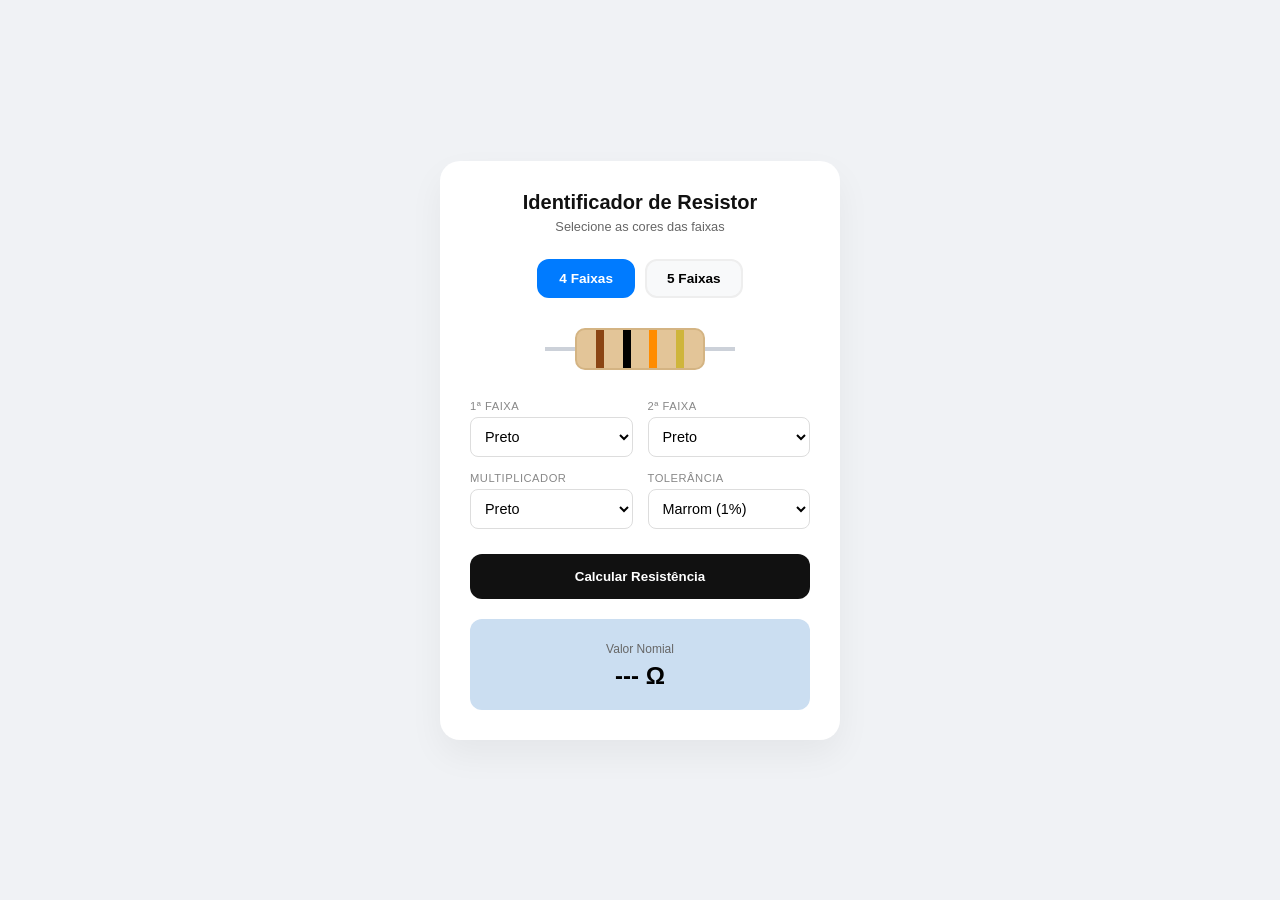
<file: pages/resistor.html>
<!DOCTYPE html>
<html lang="pt-br">
<head>
    <meta charset="UTF-8">
    <meta name="viewport" content="width=device-width, initial-scale=1.0">
    <title>Calculadora de Resistores</title>
    <link rel="stylesheet" href="../styles/resistor.css">
</head>
<body>
    <div class="container">
        <header>
            <h2>Identificador de Resistor</h2>
            <p>Selecione as cores das faixas</p>
        </header>

        <div class="type-selector">
            <input type="radio" id="f4" name="tipo" value="4" checked onclick="atualizarInterface(4)">
            <label for="f4">4 Faixas</label>
            <input type="radio" id="f5" name="tipo" value="5" onclick="atualizarInterface(5)">
            <label for="f5">5 Faixas</label>
        </div>

        <div class="resistor-preview">
            <div class="wire"></div>
            <div class="resistor-body">
                <div id="v-band1" class="band color-brown"></div>
                <div id="v-band2" class="band color-black"></div>
                <div id="v-band3" class="band color-red" style="display: none;"></div>
                <div id="v-band4" class="band color-orange"></div>
                <div id="v-band5" class="band color-gold"></div>
            </div>
            <div class="wire"></div>
        </div>

        <div class="selectors-grid">
            <div class="input-field">
                <label>1ª Faixa</label>
                <select id="sel-1">
                    <option value="Preto">Preto</option>
                    <option value="Marrom">Marrom</option>
                    <option value="Vermelho">Vermelho</option>
                    <option value="Laranja">Laranja</option>
                    <option value="Amarelo">Amarelo</option>
                    <option value="Verde">Verde</option>
                    <option value="Azul">Azul</option>
                    <option value="Violeta">Violeta</option>
                    <option value="Cinza">Cinza</option>
                    <option value="Branco">Branco</option>
                </select>
            </div>
            <div class="input-field">
                <label>2ª Faixa</label>
                <select id="sel-2">
                    <option value="Preto">Preto</option>
                    <option value="Marrom">Marrom</option>
                    <option value="Vermelho">Vermelho</option>
                    <option value="Laranja">Laranja</option>
                    <option value="Amarelo">Amarelo</option>
                    <option value="Verde">Verde</option>
                    <option value="Azul">Azul</option>
                    <option value="Violeta">Violeta</option>
                    <option value="Cinza">Cinza</option>
                    <option value="Branco">Branco</option>
                </select>
            </div>
            <div id="box-3" class="input-field" style="display: none;">
                <label>3ª Faixa</label>
                <select id="sel-3">
                    <option value="Preto">Preto</option>
                    <option value="Marrom">Marrom</option>
                    <option value="Vermelho">Vermelho</option>
                    <option value="Laranja">Laranja</option>
                    <option value="Amarelo">Amarelo</option>
                    <option value="Verde">Verde</option>
                    <option value="Azul">Azul</option>
                    <option value="Violeta">Violeta</option>
                    <option value="Cinza">Cinza</option>
                    <option value="Branco">Branco</option>
                </select>
            </div>
            <div class="input-field">
                <label>Multiplicador</label>
                <select id="sel-mult">
                    <option value="Preto">Preto</option>
                    <option value="Marrom">Marrom</option>
                    <option value="Vermelho">Vermelho</option>
                    <option value="Laranja">Laranja</option>
                    <option value="Amarelo">Amarelo</option>
                    <option value="Verde">Verde</option>
                    <option value="Azul">Azul</option>
                    <option value="Violeta">Violeta</option>
                    <option value="Dourado">Dourado</option>
                    <option value="Prata">Prata</option>
                </select>
            </div>
            <div class="input-field">
                <label>Tolerância</label>
                <select id="sel-tol">
                    <option value="Marrom">Marrom (1%)</option>
                    <option value="Vermelho">Vermelho (2%)</option>
                    <option value="Verde">Verde (0.5%)</option>
                    <option value="Azul">Azul (0.25%)</option>
                    <option value="Violeta">Violeta (0.1%)</option>
                    <option value="Cinza">Cinza (0.05%)</option>
                    <option value="Dourado">Dourado (5%)</option>
                    <option value="Prata">Prata (10%)</option>
                </select>
            </div>
        </div>

        <button class="btn-calc" id="btn-calcular">Calcular Resistência</button>

        <div class="display-screen">
            <div class="result-item">
                <small>Valor Nomial</small>
                <Strong id="res-val">--- Ω</Strong>
            </div>
        </div>
    </div>

    <script src="../codes/calcResistor.js"></script>
    <script src="../codes/mainResistor.js"></script>
    <script>
        function atualizarInterface(n) {
            const b3Vis = document.getElementById("v-band3");
            const b3Sel = document.getElementById("box-3");
            const display = (n === 5) ? 'block' : 'none';

            b3Vis.style.display = display;
            b3Sel.style.display = display;
        }
    </script>
</body>
</html>
</file>
<file: styles/resistor.css>
* { box-sizing: border-box; margin: 0; padding: 0; }

body {
    font-family: 'Inter', -apple-system, sans-serif;
    background: #f0f2f5;
    display: flex;
    justify-content: center;
    align-items: center;
    min-height: 100vh;
}

.container {
    background: #fff;
    width: 90%;
    max-width: 400px;
    padding: 30px;
    border-radius: 20px;
    box-shadow: 0 15px 35px rgba(0, 0, 0, 0.05);
}

header { text-align: center; margin-bottom: 25px; }
header h2 { font-size: 1.25rem; color: #111; }
header p { font-size: 0.8rem; color: #666; margin-top: 5px; }

.type-selector {
    display: flex;
    justify-content: center;
    gap: 10px;
    margin-bottom: 20px;
}

.type-selector label {
    padding: 10px 20px;
    background: #f8f9fa;
    border: 2px solid #eee;
    border-radius: 12px;
    cursor: pointer;
    font-size: 0.85rem;
    font-weight: 600;
}

.type-selector input:checked + label {
    background: #007bff;
    color: white;
    border-color: #007bff;
}

.type-selector input { display: none; }

.resistor-preview {
    display: flex;
    align-items: center;
    justify-content: center;
    margin: 30px 0;
}

.resistor-body {
    width: 130px;
    height: 42px;
    background: #e3c598;
    border-radius: 10px;
    display: flex;
    justify-content: space-evenly;
    border: 2px solid #d4b483;
}

.wire { width: 30px; height: 4px; background: #ccd1d9; }
.band { width: 8px; height: 100%; }

.selectors-grid {
    display: grid;
    grid-template-columns: 1fr 1fr;
    gap: 15px;
}

.input-field label {
    font-size: 0.7rem;
    text-transform: uppercase;
    letter-spacing: 0.5px;
    color: #888;
    margin-bottom: 5px;
    display: block;
}

select {
    width: 100%;
    padding: 10px;
    border-radius: 8px;
    border: 1px solid #ddd;
    background-color: #fff;
    font-size: 0.9rem;
}

.btn-calc {
    width: 100%;
    margin-top: 25px;
    padding: 15px;
    background: #111;
    color: #fff;
    border: none;
    border-radius: 12px;
    font-weight: 700;
    cursor: pointer;
    transition: transform 0.1s;
}

.btn-calc:active {
    margin-top: 20px;
    background: #cbdef1;
    padding: 20px;
    border-radius: 12px;
    text-align: center;
}

.display-screen {
    margin-top: 20px;
    background: #cbdef1;
    padding: 20px;
    border-radius: 12px;
    text-align: center;
}

.result-item small { color: #666; font-size: 0.75rem; }
.result-item strong { display: block; font-size: 1.5rem; color: #000; margin-top: 5px; }

.color-brown { background: #8b4513; }
.color-black { background: #000; }
.color-red { background: #d00; }
.color-orange { background: #ff8c00; }
.color-gold { background: #cfb53b; }
</file>
